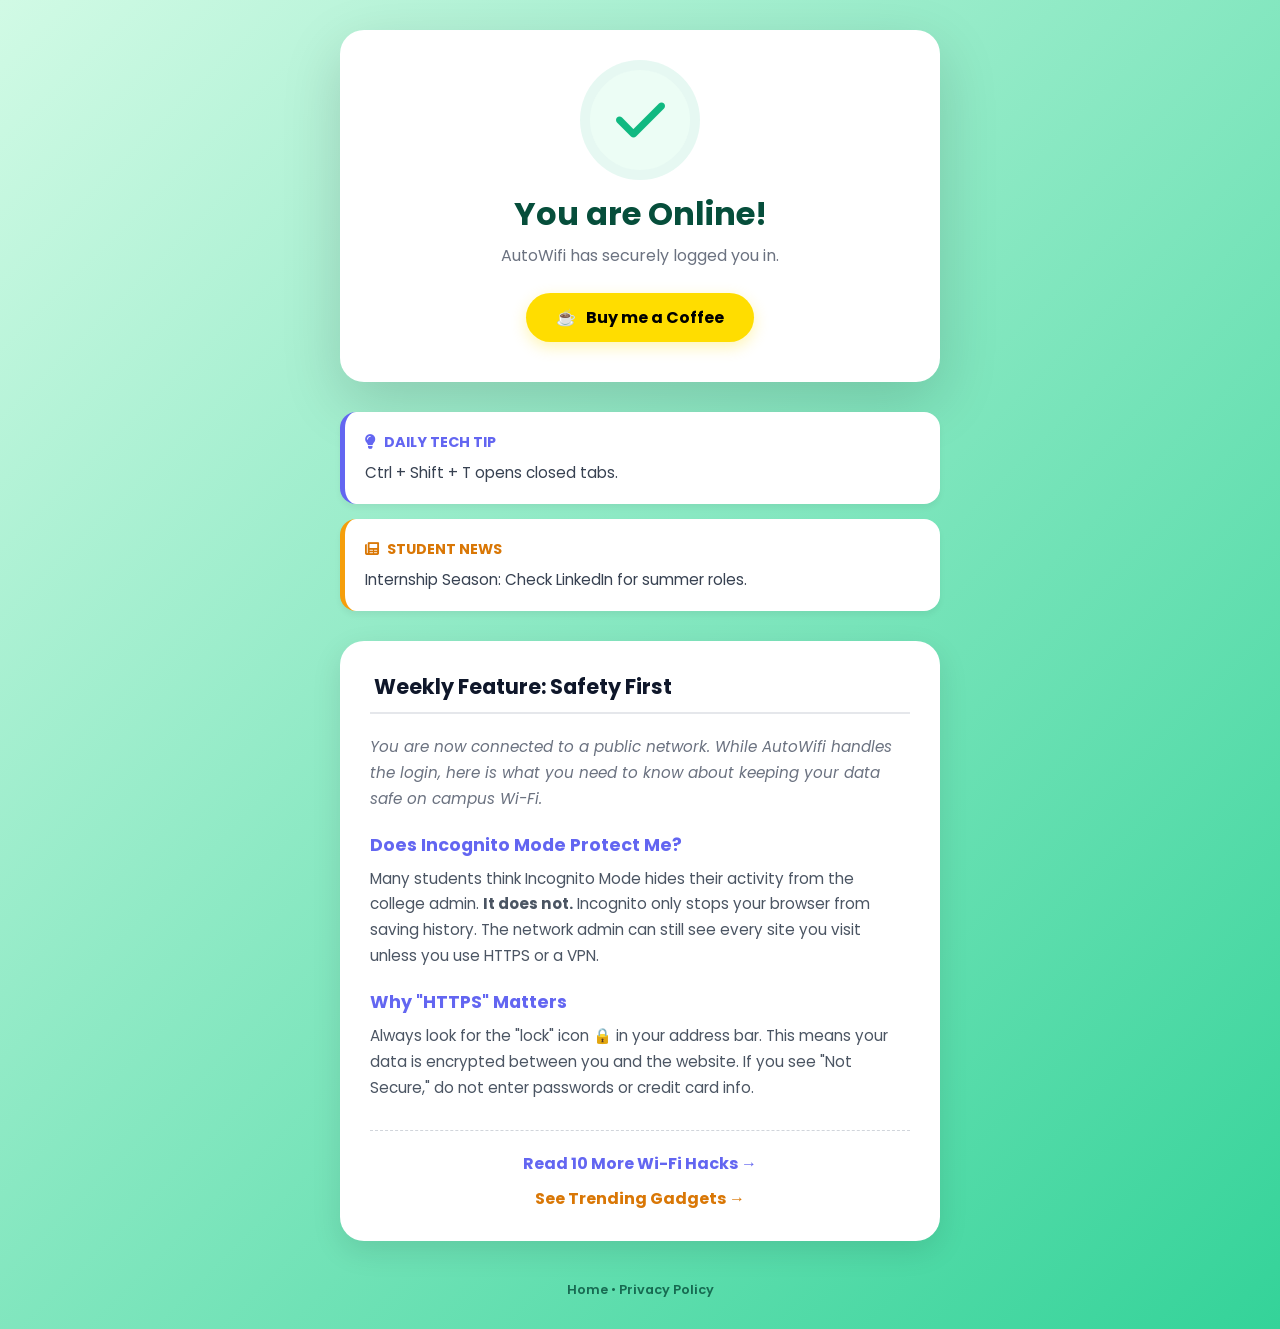
<file: connected.html>
<!DOCTYPE html>
<html lang="en">
<head>
    <meta charset="UTF-8">
    <meta name="viewport" content="width=device-width, initial-scale=1.0">
    <title>Connected! - AutoWifi</title>
    <script async src="https://pagead2.googlesyndication.com/pagead/js/adsbygoogle.js?client=ca-pub-6731497556275026"
     crossorigin="anonymous"></script>
    <link rel="stylesheet" href="style-connected.css">
    <link rel="stylesheet" href="https://cdnjs.cloudflare.com/ajax/libs/font-awesome/6.0.0/css/all.min.css">
</head>
<body>

    <div class="wrapper">
        
        <div class="success-card">
            <div class="success-circle">
                <i class="fa-solid fa-check"></i>
            </div>
            <h1>You are Online!</h1>
            <p>AutoWifi has securely logged you in.</p>
            
            <a href="https://www.buymeacoffee.com/lakshraina2" target="_blank" class="coffee-btn">
                <span>☕</span> Buy me a Coffee
            </a>
        </div>

        <div class="daily-content">
            <div class="info-card" style="border-left-color: #6366f1;">
                <h4 style="color: #6366f1;"><i class="fa-solid fa-lightbulb"></i> Daily Tech Tip</h4>
                <p id="dailyTip">Press 'Win + V' to open your clipboard history and paste items you copied earlier.</p>
            </div>
            
            <div class="info-card" style="border-left-color: #f59e0b;">
                <h4 style="color: #d97706;"><i class="fa-solid fa-newspaper"></i> Student News</h4>
                <p id="dailyNews">Hackathon Alert: Smart India Hackathon registrations are opening soon. Check the portal.</p>
            </div>
        </div>

        <div class="content-article">
            <h3><i class="fa-solid fa-shield-halved"></i> Weekly Feature: Safety First</h3>
            
            <p class="intro">You are now connected to a public network. While AutoWifi handles the login, here is what you need to know about keeping your data safe on campus Wi-Fi.</p>
            
            <h4>Does Incognito Mode Protect Me?</h4>
            <p>Many students think Incognito Mode hides their activity from the college admin. <strong>It does not.</strong> Incognito only stops your browser from saving history. The network admin can still see every site you visit unless you use HTTPS or a VPN.</p>

            <h4>Why "HTTPS" Matters</h4>
            <p>Always look for the "lock" icon 🔒 in your address bar. This means your data is encrypted between you and the website. If you see "Not Secure," do not enter passwords or credit card info.</p>

            <div class="read-more-links">
                <a href="tips.html">Read 10 More Wi-Fi Hacks &rarr;</a>
                <a href="gadgets.html" style="color: #d97706;">See Trending Gadgets &rarr;</a>
            </div>
            
            </div>

        <div class="footer-links">
            <a href="https://autowifi.in/">Home</a> • <a href="privacy.html">Privacy Policy</a>
        </div>

    </div>

    <script>
        const techTips = ["Press 'Win + V' for clipboard history.", "Alt + Tab switches apps.", "Ctrl + Shift + T opens closed tabs."];
        const studentNews = ["Hackathon Alert: Smart India Hackathon registrations open.", "Internship Season: Check LinkedIn for summer roles."];
        const facts = ["The first computer bug was a real moth.", "Python is named after Monty Python."];
        const day = new Date().getDay();
        
        // This JS still runs for real users to rotate the content
        if(document.getElementById('dailyTip')) {
             document.getElementById('dailyTip').innerText = techTips[day % techTips.length];
             document.getElementById('dailyNews').innerText = studentNews[day % studentNews.length];
        }
    </script>

</body>
</html>
</file>
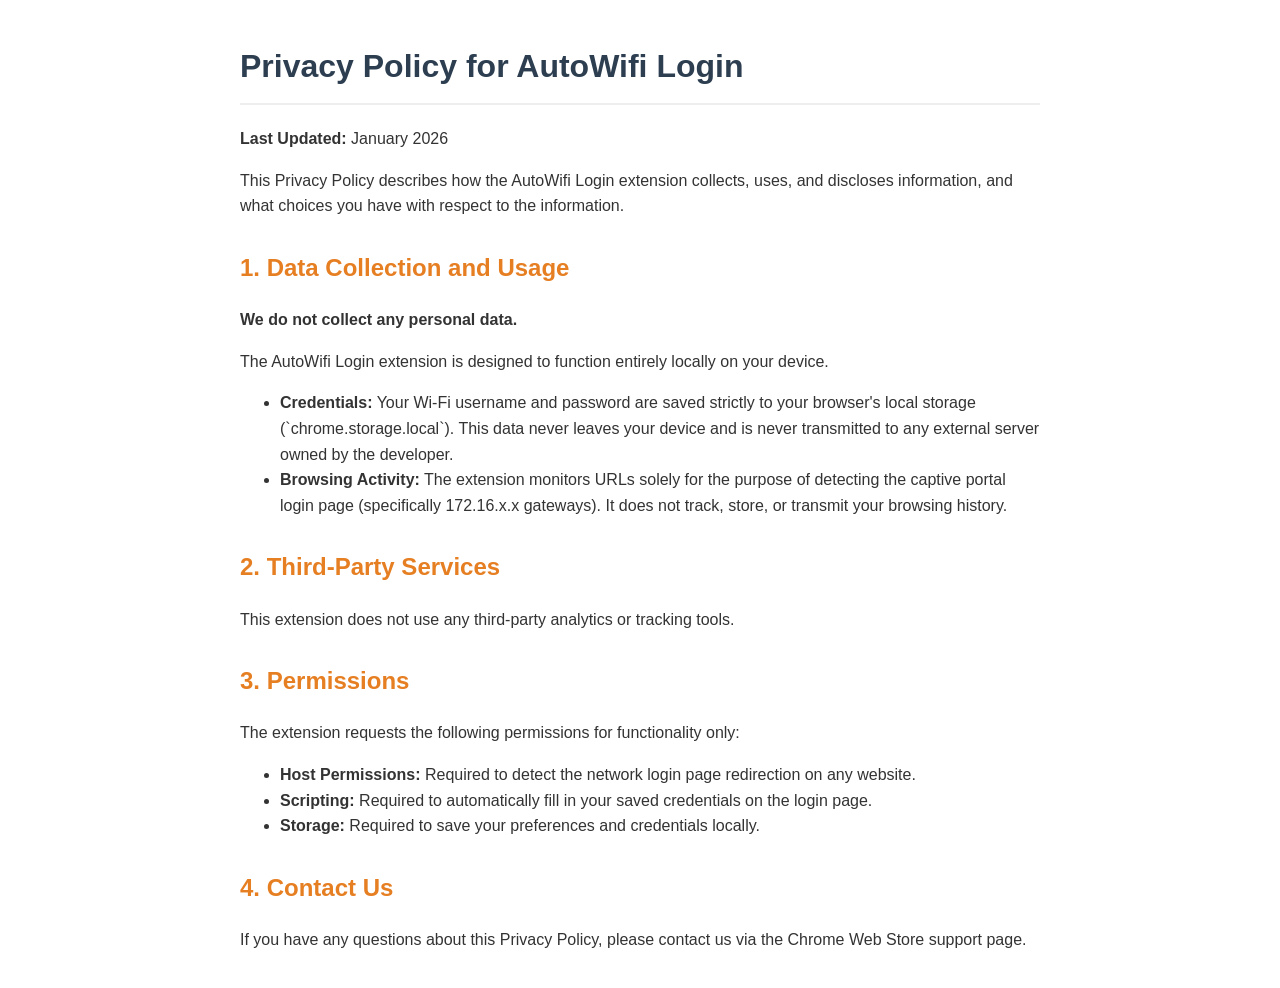
<file: privacy.html>
<!DOCTYPE html>
<html lang="en">
<head>
    <meta charset="UTF-8">
    <meta name="viewport" content="width=device-width, initial-scale=1.0">
    <title>Privacy Policy - AutoWifi Login</title>
    <style>
        body { font-family: sans-serif; line-height: 1.6; max-width: 800px; margin: 0 auto; padding: 20px; color: #333; }
        h1 { color: #2c3e50; border-bottom: 2px solid #eee; padding-bottom: 10px; }
        h2 { color: #e67e22; margin-top: 30px; }
        p { margin-bottom: 15px; }
    </style>
</head>
<body>
    <h1>Privacy Policy for AutoWifi Login</h1>
    <p><strong>Last Updated:</strong> January 2026</p>

    <p>This Privacy Policy describes how the AutoWifi Login extension collects, uses, and discloses information, and what choices you have with respect to the information.</p>

    <h2>1. Data Collection and Usage</h2>
    <p><strong>We do not collect any personal data.</strong></p>
    <p>The AutoWifi Login extension is designed to function entirely locally on your device.</p>
    <ul>
        <li><strong>Credentials:</strong> Your Wi-Fi username and password are saved strictly to your browser's local storage (`chrome.storage.local`). This data never leaves your device and is never transmitted to any external server owned by the developer.</li>
        <li><strong>Browsing Activity:</strong> The extension monitors URLs solely for the purpose of detecting the captive portal login page (specifically 172.16.x.x gateways). It does not track, store, or transmit your browsing history.</li>
    </ul>

    <h2>2. Third-Party Services</h2>
    <p>This extension does not use any third-party analytics or tracking tools.</p>

    <h2>3. Permissions</h2>
    <p>The extension requests the following permissions for functionality only:</p>
    <ul>
        <li><strong>Host Permissions:</strong> Required to detect the network login page redirection on any website.</li>
        <li><strong>Scripting:</strong> Required to automatically fill in your saved credentials on the login page.</li>
        <li><strong>Storage:</strong> Required to save your preferences and credentials locally.</li>
    </ul>

    <h2>4. Contact Us</h2>
    <p>If you have any questions about this Privacy Policy, please contact us via the Chrome Web Store support page.</p>
</body>
</html>
</file>
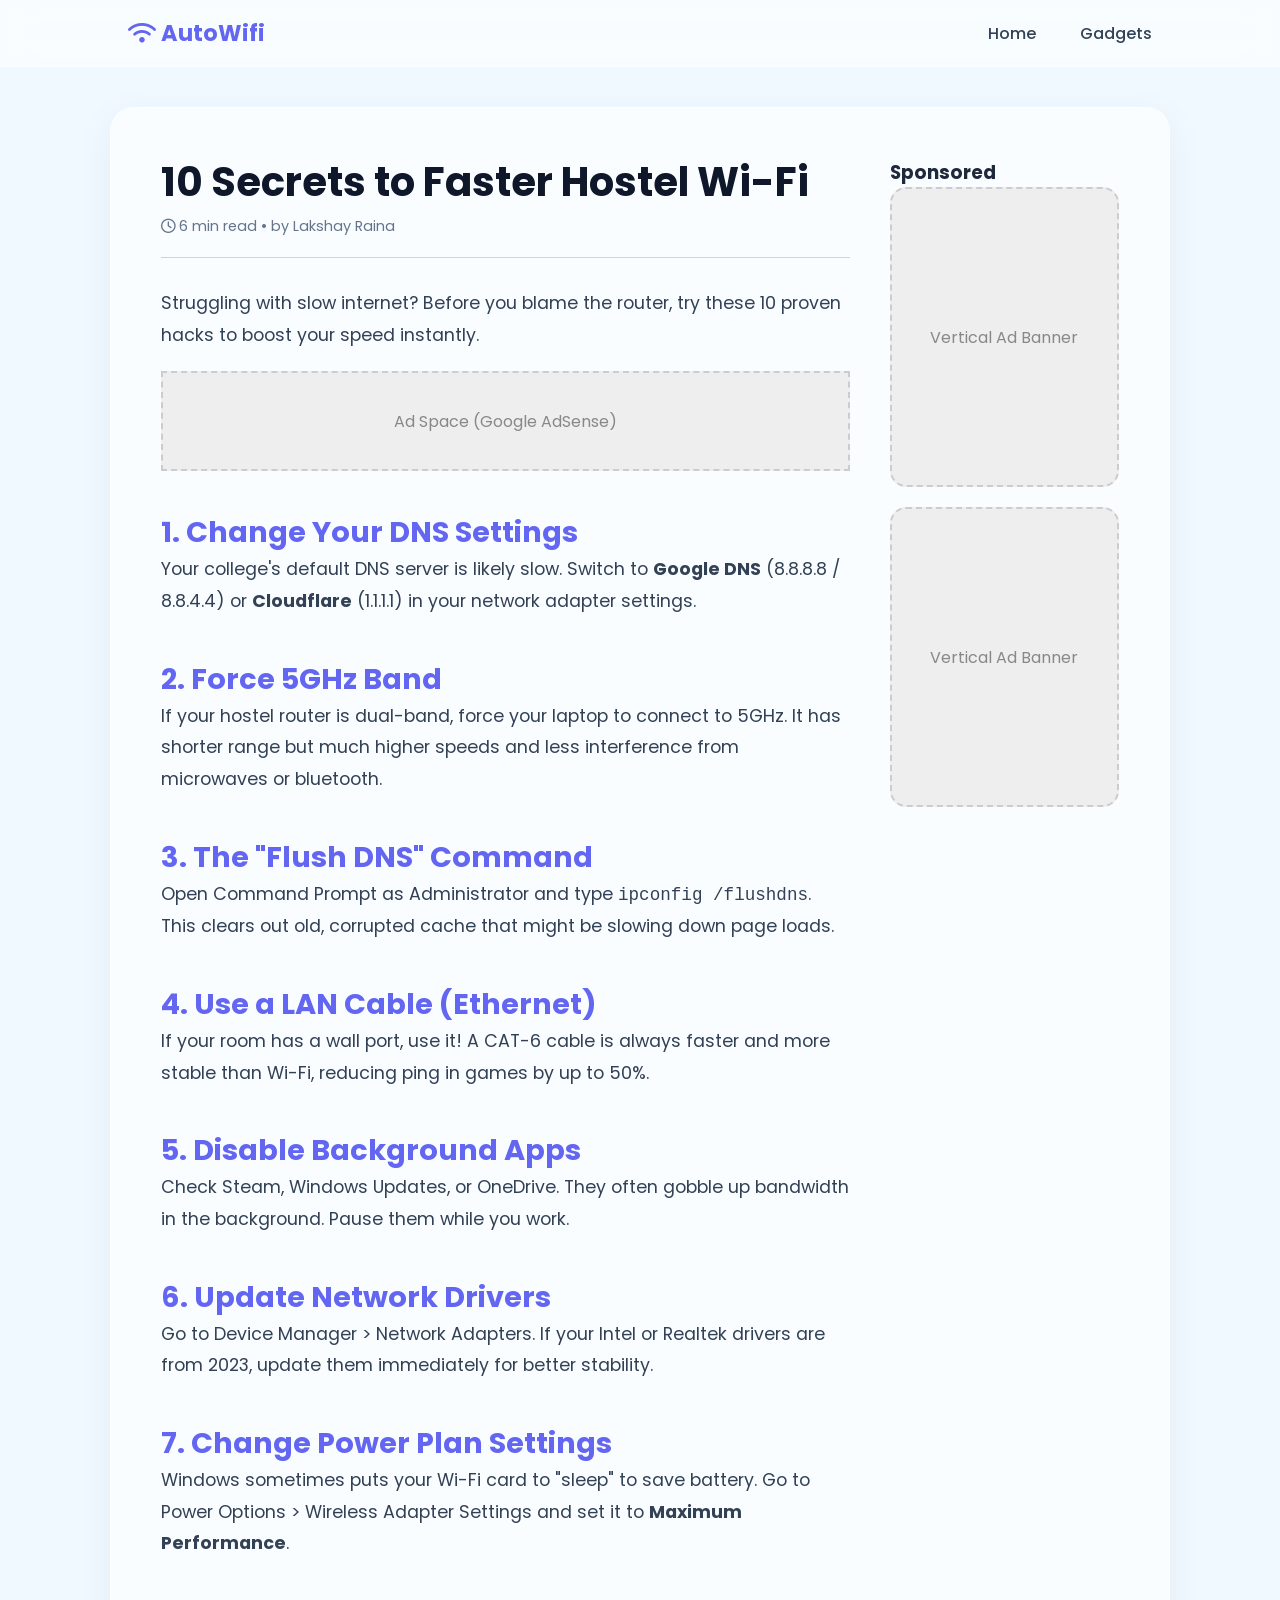
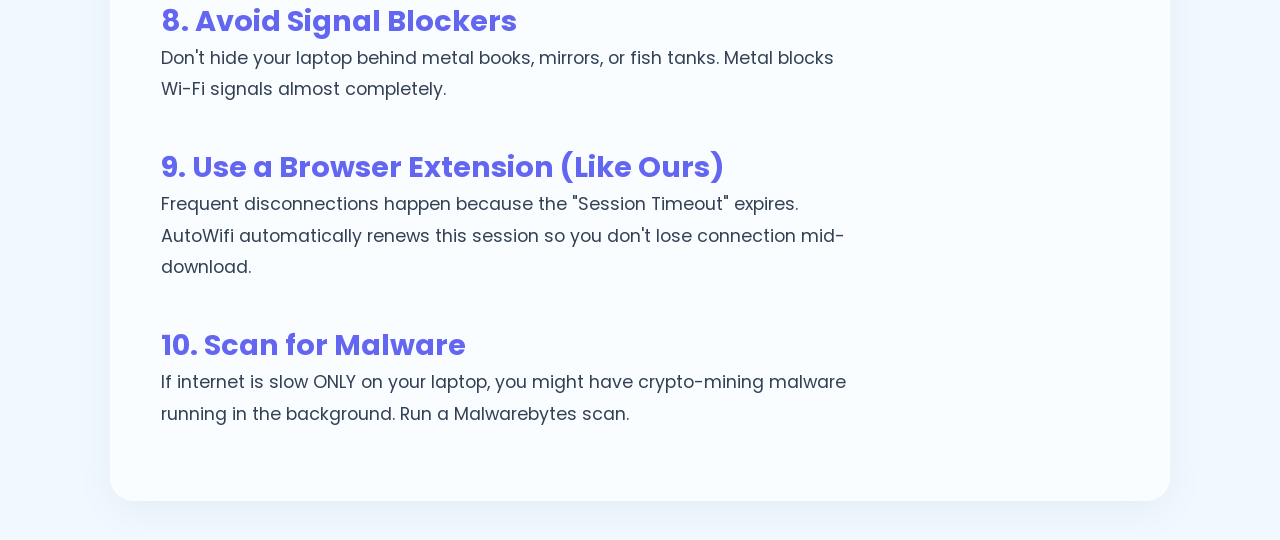
<file: tips.html>
<!DOCTYPE html>
<html lang="en">
<head>
    <meta charset="UTF-8">
    <meta name="viewport" content="width=device-width, initial-scale=1.0">
    <title>10 Tips for Faster Wi-Fi - AutoWifi</title>
    <script async src="https://pagead2.googlesyndication.com/pagead/js/adsbygoogle.js?client=ca-pub-6731497556275026"
     crossorigin="anonymous"></script>
    <link rel="stylesheet" href="style-tips.css">
    <link rel="stylesheet" href="https://cdnjs.cloudflare.com/ajax/libs/font-awesome/6.0.0/css/all.min.css">
</head>

<body>

    <nav>
        <a href="index.html" class="logo"><i class="fa-solid fa-wifi"></i> AutoWifi</a>
        <div class="nav-links">
            <a href="index.html">Home</a>
            <a href="gadgets.html">Gadgets</a>
        </div>
    </nav>

    <div class="container">
        <div class="glass-panel">
            <div class="blog-layout">
                
                <div class="blog-content">
                    <h1>10 Secrets to Faster Hostel Wi-Fi</h1>
                    <div class="blog-meta"><i class="fa-regular fa-clock"></i> 6 min read • by Lakshay Raina</div>
                    
                    <div class="blog-text">
                        <p>Struggling with slow internet? Before you blame the router, try these 10 proven hacks to boost your speed instantly.</p>
                        
                        <div class="ad-box" style="height: 100px; margin: 20px 0; background: #eee; border: 2px dashed #ccc; display: flex; align-items: center; justify-content: center; color: #888;">
                            Ad Space (Google AdSense)
                        </div>

                        <h2>1. Change Your DNS Settings</h2>
                        <p>Your college's default DNS server is likely slow. Switch to <strong>Google DNS</strong> (8.8.8.8 / 8.8.4.4) or <strong>Cloudflare</strong> (1.1.1.1) in your network adapter settings.</p>

                        <h2>2. Force 5GHz Band</h2>
                        <p>If your hostel router is dual-band, force your laptop to connect to 5GHz. It has shorter range but much higher speeds and less interference from microwaves or bluetooth.</p>

                        <h2>3. The "Flush DNS" Command</h2>
                        <p>Open Command Prompt as Administrator and type <code>ipconfig /flushdns</code>. This clears out old, corrupted cache that might be slowing down page loads.</p>
                        
                        <h2>4. Use a LAN Cable (Ethernet)</h2>
                        <p>If your room has a wall port, use it! A CAT-6 cable is always faster and more stable than Wi-Fi, reducing ping in games by up to 50%.</p>

                        <h2>5. Disable Background Apps</h2>
                        <p>Check Steam, Windows Updates, or OneDrive. They often gobble up bandwidth in the background. Pause them while you work.</p>

                        <h2>6. Update Network Drivers</h2>
                        <p>Go to Device Manager > Network Adapters. If your Intel or Realtek drivers are from 2023, update them immediately for better stability.</p>

                        <h2>7. Change Power Plan Settings</h2>
                        <p>Windows sometimes puts your Wi-Fi card to "sleep" to save battery. Go to Power Options > Wireless Adapter Settings and set it to <strong>Maximum Performance</strong>.</p>

                        <h2>8. Avoid Signal Blockers</h2>
                        <p>Don't hide your laptop behind metal books, mirrors, or fish tanks. Metal blocks Wi-Fi signals almost completely.</p>

                        <h2>9. Use a Browser Extension (Like Ours)</h2>
                        <p>Frequent disconnections happen because the "Session Timeout" expires. AutoWifi automatically renews this session so you don't lose connection mid-download.</p>

                        <h2>10. Scan for Malware</h2>
                        <p>If internet is slow ONLY on your laptop, you might have crypto-mining malware running in the background. Run a Malwarebytes scan.</p>
                    </div>
                </div>

                <div class="ad-sidebar">
                    <h3>Sponsored</h3>
                    
                    <div class="ad-box" style="height: 300px; margin-bottom: 20px; background: #eee; border: 2px dashed #ccc; display: flex; align-items: center; justify-content: center; color: #888;">
                        Vertical Ad Banner
                    </div>
                    
                    <div class="ad-box" style="height: 300px; background: #eee; border: 2px dashed #ccc; display: flex; align-items: center; justify-content: center; color: #888;">
                        Vertical Ad Banner
                    </div>
                </div>

            </div>
        </div>
    </div>

</body>
</html>
</file>
<file: style-connected.css>
@import url('https://fonts.googleapis.com/css2?family=Poppins:wght@300;400;600;800&display=swap');

/* --- BASE STYLES --- */
:root { --success: #10b981; --primary: #6366f1; --dark: #0f172a; }
* { box-sizing: border-box; margin: 0; padding: 0; }

body {
    font-family: 'Poppins', sans-serif;
    background: linear-gradient(135deg, #d1fae5 0%, #34d399 100%);
    min-height: 100vh;
    display: flex;
    justify-content: center;
    padding: 30px 15px; /* Added padding for scrolling space */
}

.wrapper {
    width: 100%;
    max-width: 600px; /* Slightly wider to read text */
    text-align: center;
}

/* --- SUCCESS CARD --- */
.success-card {
    background: white; padding: 40px 30px; border-radius: 24px;
    box-shadow: 0 20px 60px rgba(0,0,0,0.15); margin-bottom: 30px;
    animation: slideUp 0.8s ease-out;
}
@keyframes slideUp { from { opacity: 0; transform: translateY(50px); } to { opacity: 1; transform: translateY(0); } }

.success-circle {
    width: 100px; height: 100px; background: #ecfdf5; border-radius: 50%;
    display: flex; align-items: center; justify-content: center;
    color: var(--success); font-size: 3.5rem; margin: 0 auto 20px auto;
    box-shadow: 0 0 0 10px rgba(16, 185, 129, 0.1);
}
h1 { color: #064e3b; margin-bottom: 5px; font-size: 2rem; }
p { color: #6b7280; }

.coffee-btn {
    display: inline-flex; align-items: center; gap: 10px;
    background: #FFDD00; color: black; font-weight: 700;
    padding: 12px 30px; border-radius: 50px; text-decoration: none;
    margin-top: 25px; transition: transform 0.2s;
    box-shadow: 0 5px 15px rgba(255, 221, 0, 0.3);
}
.coffee-btn:hover { transform: translateY(-3px); }

/* --- DYNAMIC INFO CARDS --- */
.info-card {
    background: white; padding: 20px; border-radius: 16px;
    text-align: left; margin-bottom: 15px;
    box-shadow: 0 4px 6px rgba(0,0,0,0.05);
    border-left: 5px solid var(--primary);
}
.info-card h4 { margin-bottom: 8px; font-size: 0.9rem; text-transform: uppercase; display: flex; align-items: center; gap: 8px; }
.info-card p { font-size: 0.95rem; color: #374151; margin: 0; }

/* --- NEW: ARTICLE CONTENT SECTION --- */
.content-article {
    background: white;
    padding: 30px;
    border-radius: 24px;
    text-align: left;
    margin-top: 30px;
    box-shadow: 0 10px 30px rgba(0,0,0,0.1);
}

.content-article h3 { color: var(--dark); margin-bottom: 20px; font-size: 1.3rem; border-bottom: 2px solid #e5e7eb; padding-bottom: 10px; }
.content-article h4 { color: var(--primary); margin-top: 20px; margin-bottom: 8px; font-size: 1.1rem; }
.content-article p { font-size: 0.95rem; line-height: 1.7; color: #4b5563; margin-bottom: 10px; }
.content-article .intro { font-style: italic; color: #6b7280; margin-bottom: 20px; }

.read-more-links {
    margin-top: 30px; padding-top: 20px; border-top: 1px dashed #d1d5db;
    display: flex; flex-direction: column; gap: 10px; text-align: center;
}
.read-more-links a { text-decoration: none; font-weight: 700; color: var(--primary); }

/* --- AD PLACEHOLDER STYLE --- */
.ad-placeholder {
    background: #f3f4f6; border: 2px dashed #d1d5db; color: #9ca3af;
    padding: 20px; text-align: center; margin: 20px 0; border-radius: 10px; font-size: 0.8rem;
}

.footer-links { margin-top: 40px; font-size: 0.8rem; color: #064e3b; opacity: 0.8; }
.footer-links a { color: inherit; text-decoration: none; font-weight: 600; }
</file>
<file: style-tips.css>
@import url('https://fonts.googleapis.com/css2?family=Poppins:wght@300;400;500;700&display=swap');

/* --- PREMIUM BASE STYLES --- */
:root {
    --primary: #6366f1;
    --dark: #1e293b;
    --glass-bg: rgba(255, 255, 255, 0.6); /* High readability opacity */
    --glass-border: rgba(255, 255, 255, 0.5);
    --blur-strength: 20px;
}

* { box-sizing: border-box; margin: 0; padding: 0; }

body {
    font-family: 'Poppins', sans-serif;
    color: var(--dark);
    background: #f0f9ff;
    min-height: 100vh;
    overflow-x: hidden;
}

/* --- BACKGROUND BLOBS --- */
.background-container { position: fixed; top: 0; left: 0; width: 100%; height: 100%; z-index: -1; background: linear-gradient(to bottom right, #f0fdf4, #e0f2fe); }
.blob { position: absolute; border-radius: 50%; filter: blur(80px); opacity: 0.6; animation: move infinite alternate; }
.blob-1 { top: -10%; left: -10%; width: 50vw; height: 50vw; background: #a5f3fc; animation-duration: 25s; }
.blob-2 { bottom: -10%; right: -10%; width: 50vw; height: 50vw; background: #c4b5fd; animation-duration: 30s; animation-delay: -5s; }
@keyframes move { 100% { transform: translate(30px, 50px) scale(1.1); } }

/* --- ANIMATIONS --- */
.hidden { opacity: 0; filter: blur(5px); transform: translateY(50px); transition: all 1s ease; }
.show { opacity: 1; filter: blur(0); transform: translateY(0); }

/* --- NAV --- */
nav {
    background: rgba(255, 255, 255, 0.5); backdrop-filter: blur(15px);
    border-bottom: 1px solid rgba(255, 255, 255, 0.4);
    padding: 1rem 10%; display: flex; justify-content: space-between; align-items: center;
    position: sticky; top: 0; z-index: 1000;
}
.logo { font-weight: 700; font-size: 1.4rem; color: var(--primary); text-decoration: none; }
.nav-links a { text-decoration: none; color: #334155; margin-left: 2.5rem; font-weight: 500; transition: 0.3s; }

/* --- BLOG LAYOUT --- */
.container { max-width: 1100px; margin: 40px auto; padding: 0 20px; }

.glass-panel {
    background: var(--glass-bg);
    backdrop-filter: blur(var(--blur-strength));
    border: 1px solid var(--glass-border);
    border-radius: 24px; padding: 50px;
    box-shadow: 0 10px 40px rgba(0,0,0,0.05);
}

.blog-layout { display: grid; grid-template-columns: 3fr 1fr; gap: 40px; }

.blog-content h1 { font-size: 2.5rem; color: #0f172a; margin-bottom: 10px; line-height: 1.2; }
.blog-meta { color: #64748b; font-size: 0.9rem; margin-bottom: 30px; border-bottom: 1px solid #cbd5e1; padding-bottom: 20px; }
.blog-text h2 { margin-top: 40px; color: var(--primary); font-size: 1.8rem; }
.blog-text p { margin-bottom: 20px; font-size: 1.1rem; line-height: 1.8; color: #334155; }

/* --- ADS --- */
.ad-sidebar .ad-box {
    background: rgba(255,255,255,0.5); border: 2px dashed #cbd5e1;
    height: 300px; border-radius: 16px;
    display: flex; align-items: center; justify-content: center;
    color: #94a3b8; margin-bottom: 20px;
}

@media (max-width: 768px) { .blog-layout { grid-template-columns: 1fr; } }
</file>
